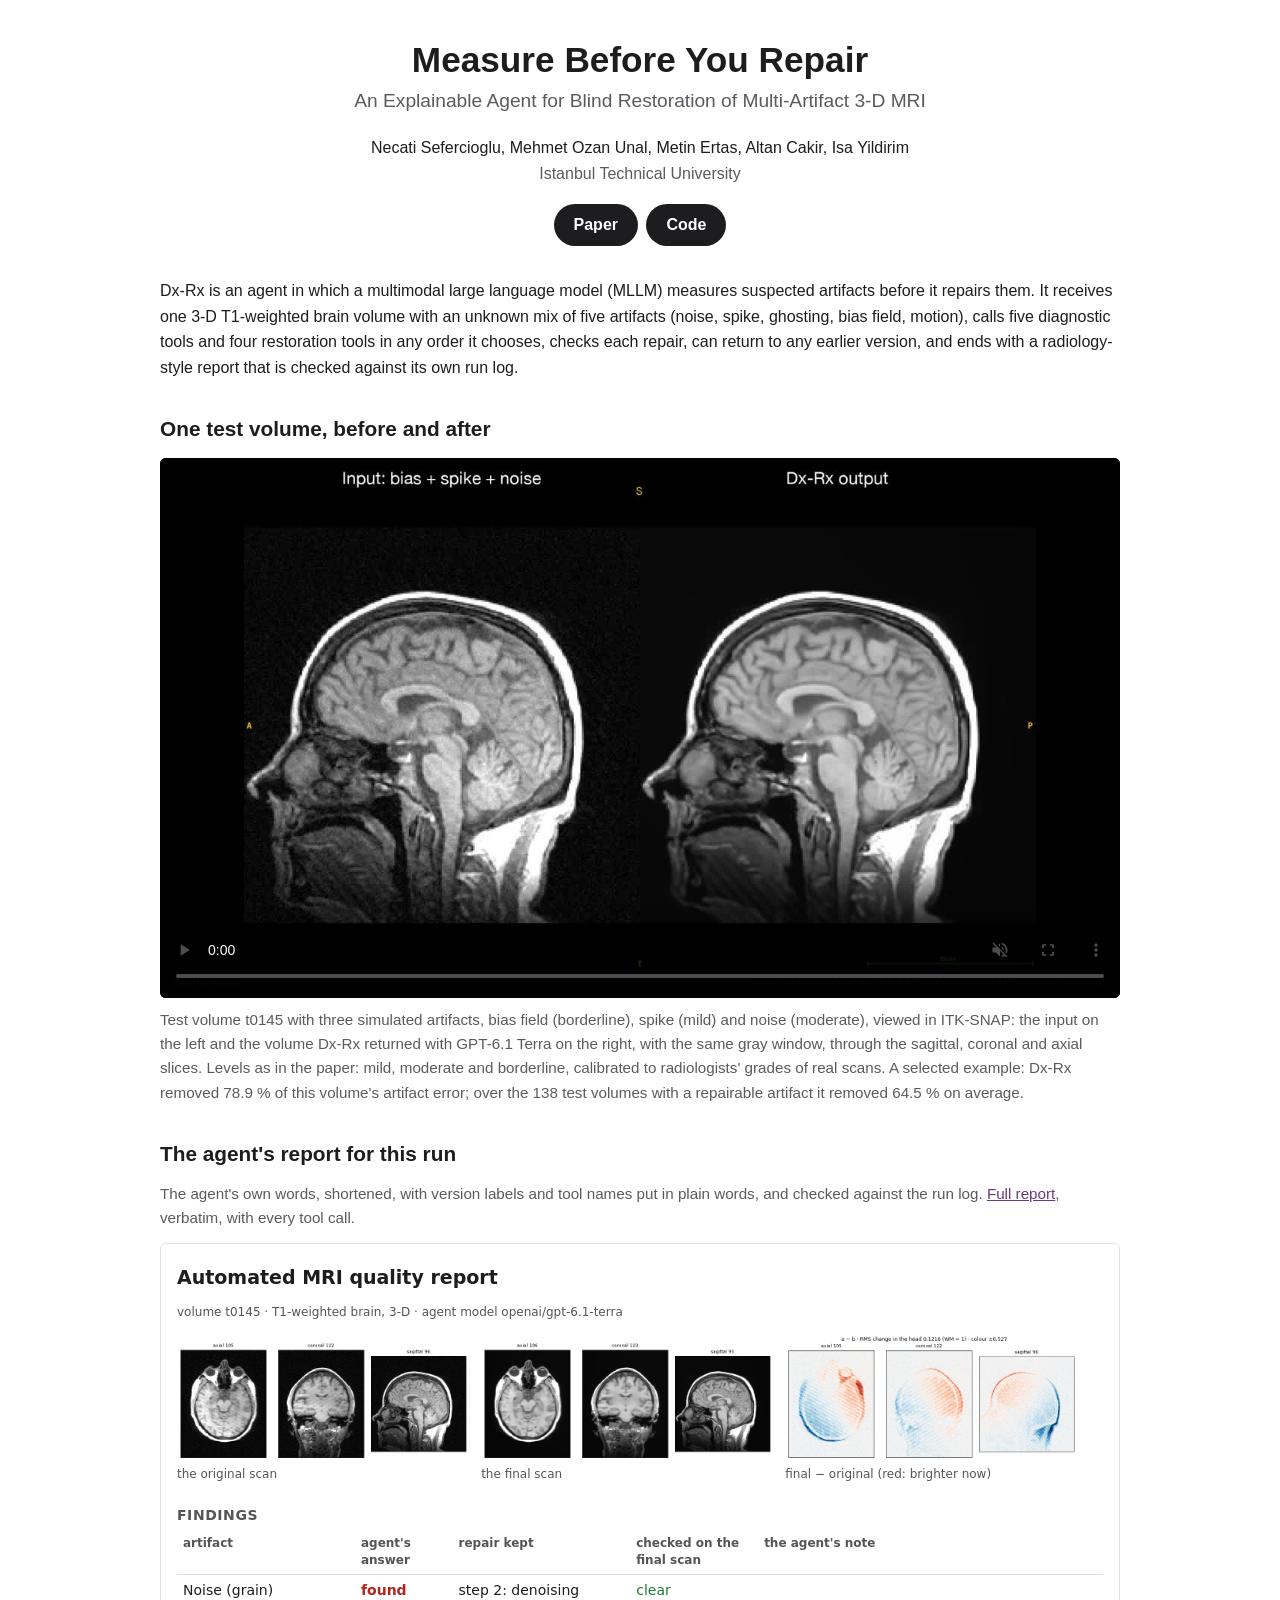
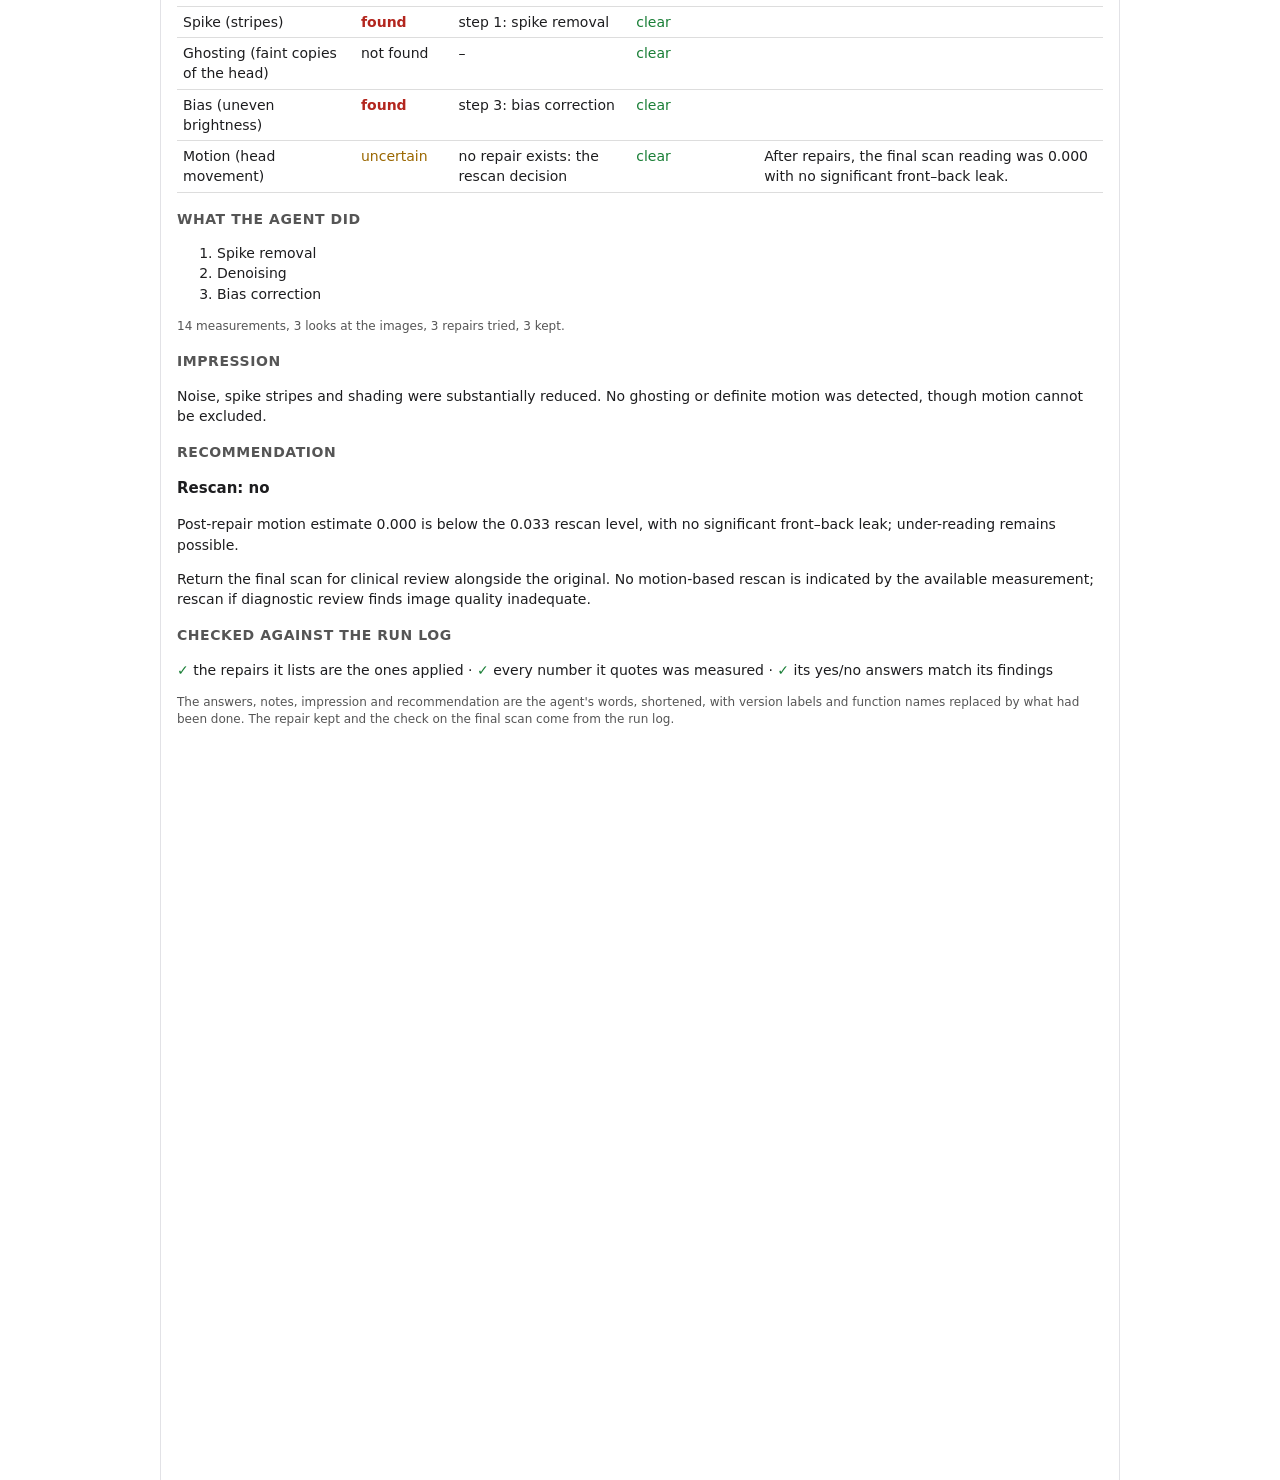
<file: index.html>
<!doctype html>
<html lang="en">
<head>
<meta charset="utf-8">
<meta name="viewport" content="width=device-width, initial-scale=1">
<title>Measure Before You Repair</title>
<meta name="description" content="Dx-Rx: an MLLM agent that measures before it repairs, for blind restoration of multi-artifact 3-D brain MRI.">
<link rel="stylesheet" href="style.css">
</head>
<body>
<main>
  <header>
    <h1>Measure Before You Repair</h1>
    <p class="sub">An Explainable Agent for Blind Restoration of Multi-Artifact 3-D MRI</p>
    <p class="authors">Necati Sefercioglu, Mehmet Ozan Unal, Metin Ertas, Altan Cakir, Isa Yildirim</p>
    <p class="aff">Istanbul Technical University</p>
    <nav><a class="btn" href="https://arxiv.org/abs/2611.03996">Paper</a>
      <a class="btn" href="https://github.com/itu-biai/measure-before-you-repair">Code</a></nav>
  </header>

  <section>
    <p>Dx-Rx is an agent in which a multimodal large language model (MLLM) measures suspected artifacts before it
    repairs them. It receives one 3-D T1-weighted brain volume with an unknown mix of five artifacts (noise, spike,
    ghosting, bias field, motion), calls five diagnostic tools and four restoration tools in any order it chooses,
    checks each repair, can return to any earlier version, and ends with a radiology-style report that is checked
    against its own run log.</p>
  </section>

  <section>
    <h2>One test volume, before and after</h2>
    <video controls muted playsinline preload="metadata" poster="assets/poster.jpg">
      <source src="assets/dxrx_t0145_itksnap.mp4" type="video/mp4">
    </video>
    <p class="cap">Test volume t0145 with three simulated artifacts, bias field (borderline), spike (mild) and noise (moderate), viewed in ITK-SNAP:
    the input on the left and the volume Dx-Rx returned with GPT-6.1 Terra on the right, with the same gray window,
    through the sagittal, coronal and axial slices. Levels as in the paper: mild, moderate and borderline, calibrated to radiologists' grades of real scans. A selected example: Dx-Rx removed 78.9&nbsp;% of this volume's
    artifact error; over the 138 test volumes with a repairable artifact it removed 64.5&nbsp;% on average.</p>
  </section>

  <section>
    <h2>The agent's report for this run</h2>
    <p class="cap">The agent's own words, shortened, with version labels and tool names put in plain words, and
    checked against the run log. <a href="assets/report/report.html">Full report</a>, verbatim, with every tool
    call.</p>
    <iframe id="card" src="assets/report/card.html" title="The agent's report for test volume t0145"></iframe>
  </section>

  <section>
    <h2>Citation</h2>
<pre><code>@misc{sefercioglu2026measurerepairexplainableagent,
      title={Measure Before You Repair: An Explainable Agent for Blind Restoration of Multi-Artifact 3-D MRI},
      author={Necati Sefercioglu and Mehmet Ozan Unal and Metin Ertas and Altan Cakir and Isa Yildirim},
      year={2026},
      eprint={2611.03996},
      archivePrefix={arXiv},
      primaryClass={eess.IV},
      url={https://arxiv.org/abs/2611.03996},
}</code></pre>
  </section>

  <footer>
    <p>Scan from the <a href="https://brain-development.org/ixi-dataset/">IXI dataset</a> (CC BY-SA 3.0). The video
    and pictures on this page are shared under CC BY-SA 3.0. Code under the MIT License.</p>
  </footer>
</main>
<script>
  // Fit the report card's frame to its content (same origin).
  const f = document.getElementById("card");
  const fit = () => { try { f.style.height = f.contentDocument.documentElement.scrollHeight + "px"; } catch (e) {} };
  f.addEventListener("load", fit);
  window.addEventListener("resize", fit);
</script>
</body>
</html>
</file>
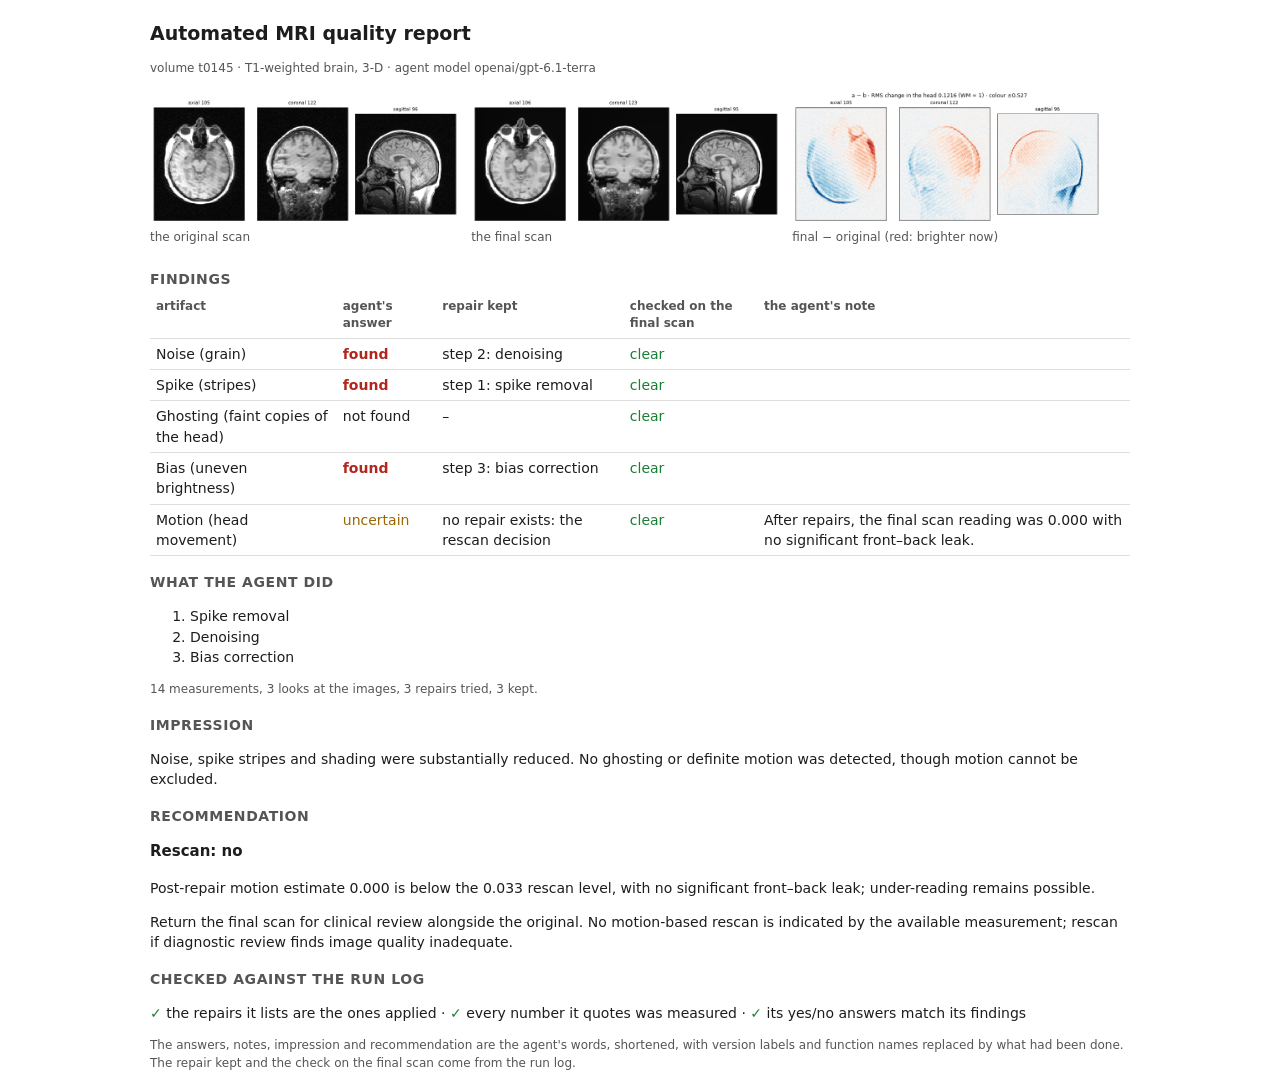
<file: assets/report/card.html>
<!doctype html><meta charset='utf-8'><meta name='viewport' content='width=device-width, initial-scale=1'><title>Scan Report Card</title><style>body{font:14px/1.45 system-ui,sans-serif;max-width:980px;margin:20px auto;padding:0 16px;color:#1d1d1f;background:#fff}h1{font-size:19px;margin:0 0 2px}h2{font-size:14px;margin:16px 0 4px;text-transform:uppercase;letter-spacing:.04em;color:#555}table{border-collapse:collapse;width:100%}td,th{border-bottom:1px solid #ddd;padding:5px 6px;text-align:left;vertical-align:top}th{font-size:12px;color:#555}figure{display:inline-block;margin:0 8px 6px 0;width:31.5%}figure img{width:100%}figcaption,.m{font-size:12px;color:#555}.found{color:#b3261e;font-weight:600}.clear{color:#1a7f37}.warn{color:#9a6700}.ok{color:#1a7f37}.no{color:#c4320a}.rescan{font-size:15px;font-weight:600}</style><h1>Automated MRI quality report</h1><p class='m'>volume t0145 · T1-weighted brain, 3-D · agent model openai/gpt-6.1-terra</p>
<figure><img src='pictures/v0_look.png' alt='the original scan'><figcaption>the original scan</figcaption></figure>
<figure><img src='pictures/returned_look.png' alt='the final scan'><figcaption>the final scan</figcaption></figure>
<figure><img src='pictures/returned_vs_v0.png' alt='final − original (red: brighter now)'><figcaption>final − original (red: brighter now)</figcaption></figure>
<h2>Findings</h2><table><tr><th>artifact</th><th>agent's answer</th><th>repair kept</th><th>checked on the final scan</th><th>the agent's note</th></tr><tr><td>Noise (grain)</td><td class='found'>found</td><td>step 2: denoising</td><td class='clear'>clear</td><td></td></tr><tr><td>Spike (stripes)</td><td class='found'>found</td><td>step 1: spike removal</td><td class='clear'>clear</td><td></td></tr><tr><td>Ghosting (faint copies of the head)</td><td class=''>not found</td><td>–</td><td class='clear'>clear</td><td></td></tr><tr><td>Bias (uneven brightness)</td><td class='found'>found</td><td>step 3: bias correction</td><td class='clear'>clear</td><td></td></tr><tr><td>Motion (head movement)</td><td class='warn'>uncertain</td><td>no repair exists: the rescan decision</td><td class='clear'>clear</td><td>After repairs, the final scan reading was 0.000 with no significant front–back leak.</td></tr></table>
<h2>What the agent did</h2><ol><li>Spike removal</li><li>Denoising</li><li>Bias correction</li></ol><p class='m'>14 measurements, 3 looks at the images, 3 repairs tried, 3 kept.</p>
<h2>Impression</h2><p>Noise, spike stripes and shading were substantially reduced. No ghosting or definite motion was detected, though motion cannot be excluded.</p>
<h2>Recommendation</h2><p class='rescan'>Rescan: no</p><p>Post-repair motion estimate 0.000 is below the 0.033 rescan level, with no significant front–back leak; under-reading remains possible.</p><p>Return the final scan for clinical review alongside the original. No motion-based rescan is indicated by the available measurement; rescan if diagnostic review finds image quality inadequate.</p>
<h2>Checked against the run log</h2><p><span class='ok'>✓</span> the repairs it lists are the ones applied · <span class='ok'>✓</span> every number it quotes was measured · <span class='ok'>✓</span> its yes/no answers match its findings</p><p class='m'>The answers, notes, impression and recommendation are the agent's words, shortened, with version labels and function names replaced by what had been done. The repair kept and the check on the final scan come from the run log.</p>
</file>
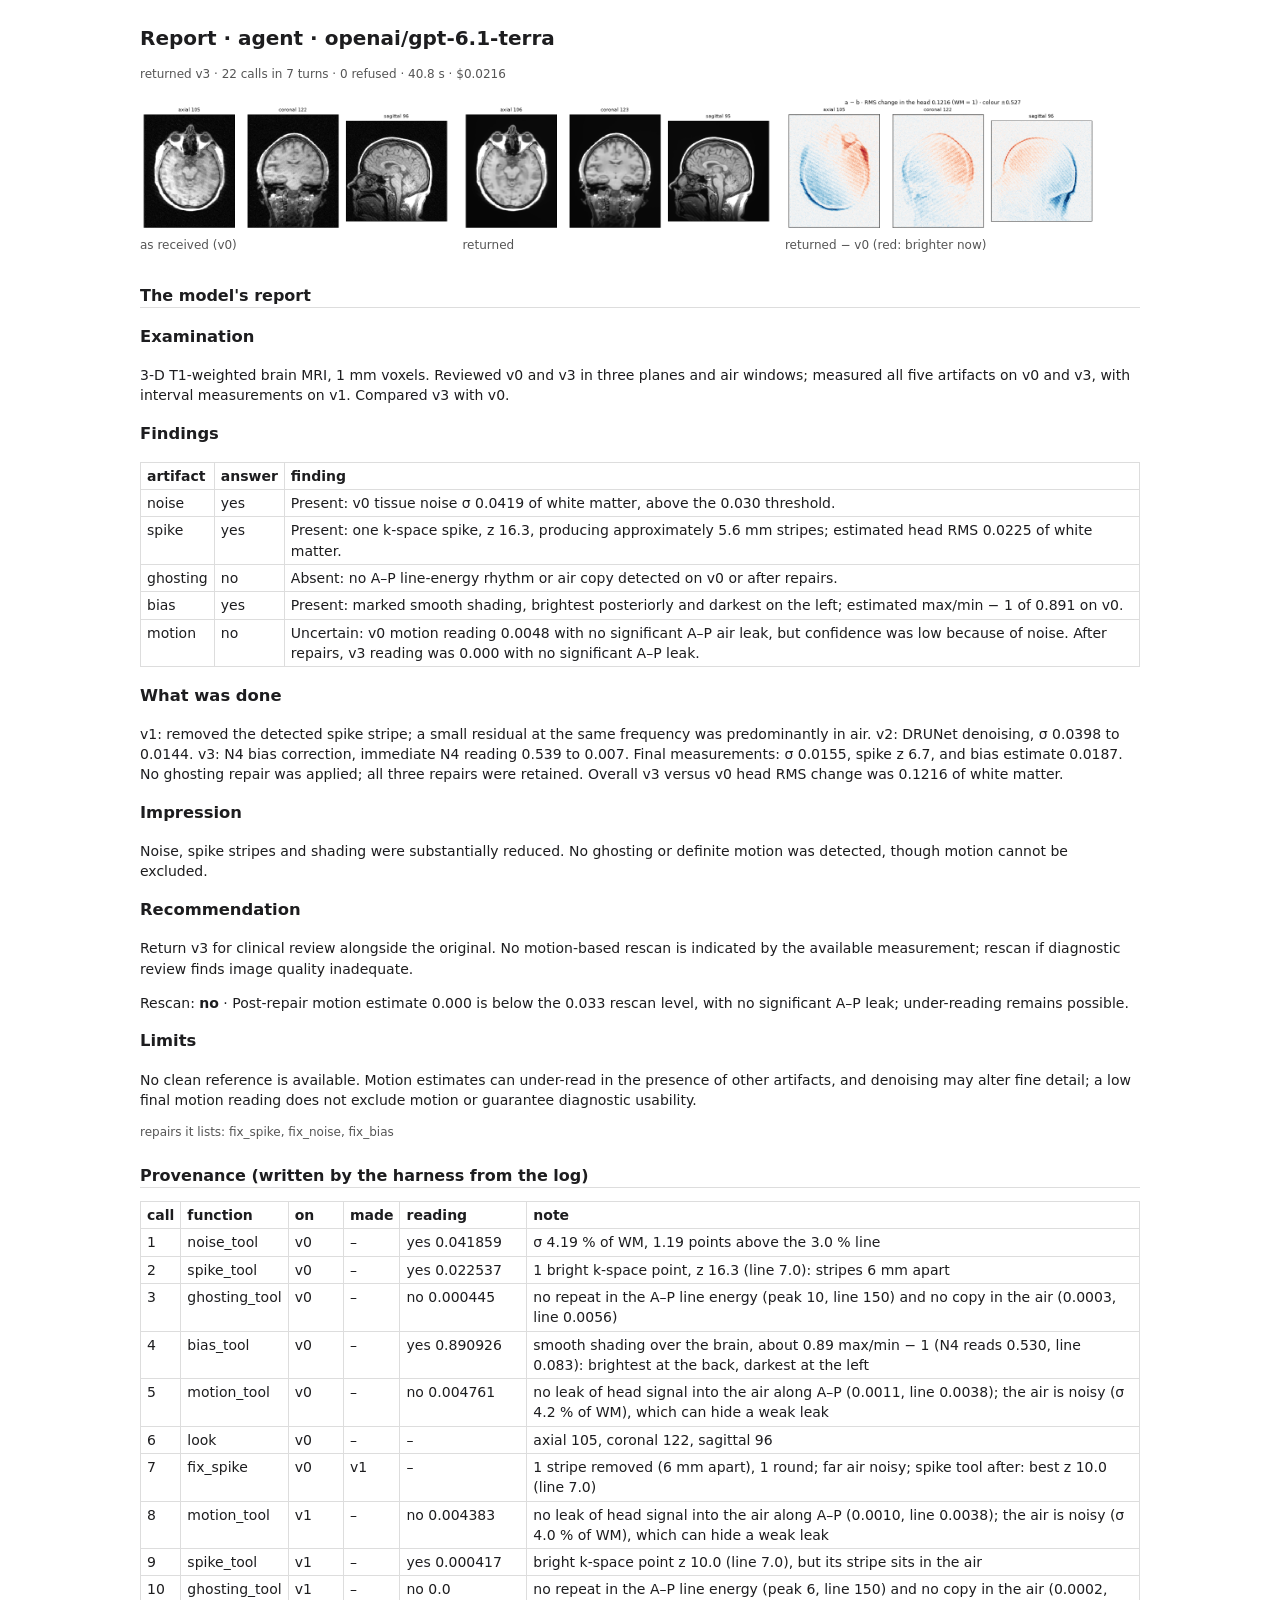
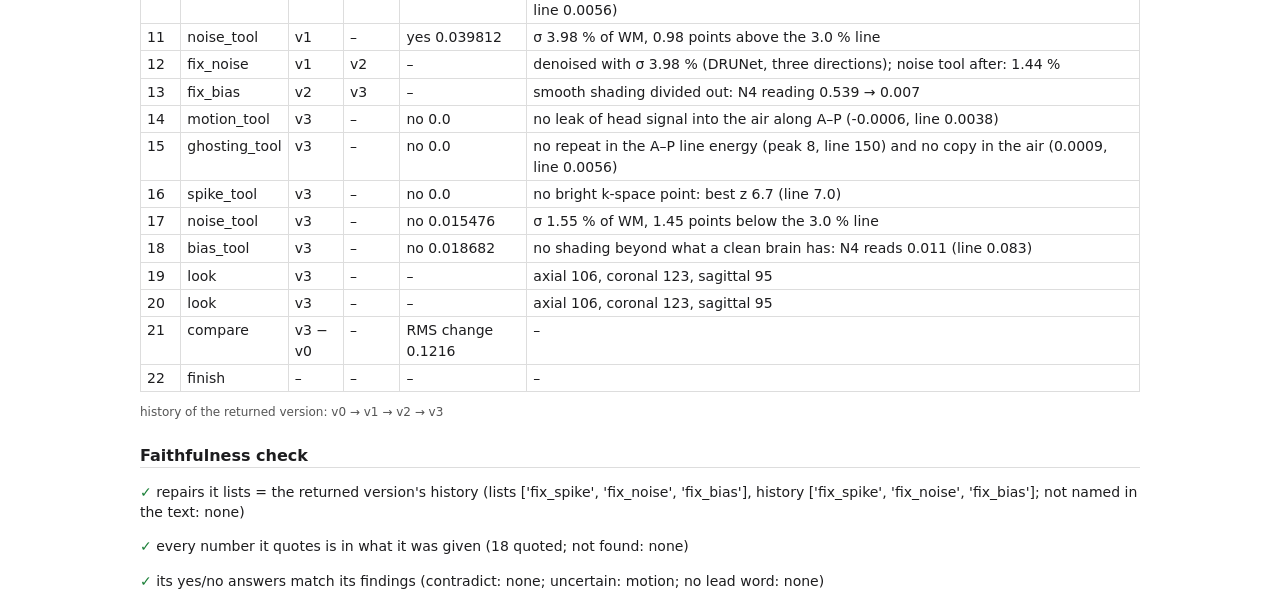
<file: assets/report/report.html>
<!doctype html><meta charset='utf-8'><title>Report · agent</title><style>body{font:14px/1.45 system-ui,sans-serif;max-width:1000px;margin:24px auto;padding:0 16px;color:#1d1d1f;background:#fff}h1{font-size:20px}h2{font-size:16px;margin-top:22px;border-bottom:1px solid #ddd}table{border-collapse:collapse;width:100%}td,th{border:1px solid #ddd;padding:3px 6px;text-align:left;vertical-align:top}figure{display:inline-block;margin:0 8px 8px 0;width:31%}figure img{width:100%}figcaption{font-size:12px;color:#555}.ok{color:#1a7f37}.no{color:#c4320a}.m{color:#555;font-size:12px}</style><h1>Report · agent · openai/gpt-6.1-terra</h1>
<p class='m'>returned v3 · 22 calls in 7 turns · 0 refused · 40.8 s · $0.0216</p>
<figure><img src='pictures/v0_look.png' alt='as received (v0)'><figcaption>as received (v0)</figcaption></figure>
<figure><img src='pictures/returned_look.png' alt='returned'><figcaption>returned</figcaption></figure>
<figure><img src='pictures/returned_vs_v0.png' alt='returned − v0 (red: brighter now)'><figcaption>returned − v0 (red: brighter now)</figcaption></figure>
<h2>The model's report</h2>
<h3>Examination</h3><p>3-D T1-weighted brain MRI, 1 mm voxels. Reviewed v0 and v3 in three planes and air windows; measured all five artifacts on v0 and v3, with interval measurements on v1. Compared v3 with v0.</p>
<h3>Findings</h3><table><tr><th>artifact</th><th>answer</th><th>finding</th></tr><tr><td>noise</td><td>yes</td><td>Present: v0 tissue noise σ 0.0419 of white matter, above the 0.030 threshold.</td></tr><tr><td>spike</td><td>yes</td><td>Present: one k-space spike, z 16.3, producing approximately 5.6 mm stripes; estimated head RMS 0.0225 of white matter.</td></tr><tr><td>ghosting</td><td>no</td><td>Absent: no A–P line-energy rhythm or air copy detected on v0 or after repairs.</td></tr><tr><td>bias</td><td>yes</td><td>Present: marked smooth shading, brightest posteriorly and darkest on the left; estimated max/min − 1 of 0.891 on v0.</td></tr><tr><td>motion</td><td>no</td><td>Uncertain: v0 motion reading 0.0048 with no significant A–P air leak, but confidence was low because of noise. After repairs, v3 reading was 0.000 with no significant A–P leak.</td></tr></table>
<h3>What was done</h3><p>v1: removed the detected spike stripe; a small residual at the same frequency was predominantly in air. v2: DRUNet denoising, σ 0.0398 to 0.0144. v3: N4 bias correction, immediate N4 reading 0.539 to 0.007. Final measurements: σ 0.0155, spike z 6.7, and bias estimate 0.0187. No ghosting repair was applied; all three repairs were retained. Overall v3 versus v0 head RMS change was 0.1216 of white matter.</p>
<h3>Impression</h3><p>Noise, spike stripes and shading were substantially reduced. No ghosting or definite motion was detected, though motion cannot be excluded.</p>
<h3>Recommendation</h3><p>Return v3 for clinical review alongside the original. No motion-based rescan is indicated by the available measurement; rescan if diagnostic review finds image quality inadequate.</p><p>Rescan: <b>no</b> · Post-repair motion estimate 0.000 is below the 0.033 rescan level, with no significant A–P leak; under-reading remains possible.</p>
<h3>Limits</h3><p>No clean reference is available. Motion estimates can under-read in the presence of other artifacts, and denoising may alter fine detail; a low final motion reading does not exclude motion or guarantee diagnostic usability.</p>
<p class='m'>repairs it lists: fix_spike, fix_noise, fix_bias</p>
<h2>Provenance (written by the harness from the log)</h2><table><tr><th>call</th><th>function</th><th>on</th><th>made</th><th>reading</th><th>note</th></tr><tr><td>1</td><td>noise_tool</td><td>v0</td><td>–</td><td>yes 0.041859</td><td>σ 4.19 % of WM, 1.19 points above the 3.0 % line</td></tr><tr><td>2</td><td>spike_tool</td><td>v0</td><td>–</td><td>yes 0.022537</td><td>1 bright k-space point, z 16.3 (line 7.0): stripes 6 mm apart</td></tr><tr><td>3</td><td>ghosting_tool</td><td>v0</td><td>–</td><td>no 0.000445</td><td>no repeat in the A–P line energy (peak 10, line 150) and no copy in the air (0.0003, line 0.0056)</td></tr><tr><td>4</td><td>bias_tool</td><td>v0</td><td>–</td><td>yes 0.890926</td><td>smooth shading over the brain, about 0.89 max/min − 1 (N4 reads 0.530, line 0.083): brightest at the back, darkest at the left</td></tr><tr><td>5</td><td>motion_tool</td><td>v0</td><td>–</td><td>no 0.004761</td><td>no leak of head signal into the air along A–P (0.0011, line 0.0038); the air is noisy (σ 4.2 % of WM), which can hide a weak leak</td></tr><tr><td>6</td><td>look</td><td>v0</td><td>–</td><td>–</td><td>axial 105, coronal 122, sagittal 96</td></tr><tr><td>7</td><td>fix_spike</td><td>v0</td><td>v1</td><td>–</td><td>1 stripe removed (6 mm apart), 1 round; far air noisy; spike tool after: best z 10.0 (line 7.0)</td></tr><tr><td>8</td><td>motion_tool</td><td>v1</td><td>–</td><td>no 0.004383</td><td>no leak of head signal into the air along A–P (0.0010, line 0.0038); the air is noisy (σ 4.0 % of WM), which can hide a weak leak</td></tr><tr><td>9</td><td>spike_tool</td><td>v1</td><td>–</td><td>yes 0.000417</td><td>bright k-space point z 10.0 (line 7.0), but its stripe sits in the air</td></tr><tr><td>10</td><td>ghosting_tool</td><td>v1</td><td>–</td><td>no 0.0</td><td>no repeat in the A–P line energy (peak 6, line 150) and no copy in the air (0.0002, line 0.0056)</td></tr><tr><td>11</td><td>noise_tool</td><td>v1</td><td>–</td><td>yes 0.039812</td><td>σ 3.98 % of WM, 0.98 points above the 3.0 % line</td></tr><tr><td>12</td><td>fix_noise</td><td>v1</td><td>v2</td><td>–</td><td>denoised with σ 3.98 % (DRUNet, three directions); noise tool after: 1.44 %</td></tr><tr><td>13</td><td>fix_bias</td><td>v2</td><td>v3</td><td>–</td><td>smooth shading divided out: N4 reading 0.539 → 0.007</td></tr><tr><td>14</td><td>motion_tool</td><td>v3</td><td>–</td><td>no 0.0</td><td>no leak of head signal into the air along A–P (-0.0006, line 0.0038)</td></tr><tr><td>15</td><td>ghosting_tool</td><td>v3</td><td>–</td><td>no 0.0</td><td>no repeat in the A–P line energy (peak 8, line 150) and no copy in the air (0.0009, line 0.0056)</td></tr><tr><td>16</td><td>spike_tool</td><td>v3</td><td>–</td><td>no 0.0</td><td>no bright k-space point: best z 6.7 (line 7.0)</td></tr><tr><td>17</td><td>noise_tool</td><td>v3</td><td>–</td><td>no 0.015476</td><td>σ 1.55 % of WM, 1.45 points below the 3.0 % line</td></tr><tr><td>18</td><td>bias_tool</td><td>v3</td><td>–</td><td>no 0.018682</td><td>no shading beyond what a clean brain has: N4 reads 0.011 (line 0.083)</td></tr><tr><td>19</td><td>look</td><td>v3</td><td>–</td><td>–</td><td>axial 106, coronal 123, sagittal 95</td></tr><tr><td>20</td><td>look</td><td>v3</td><td>–</td><td>–</td><td>axial 106, coronal 123, sagittal 95</td></tr><tr><td>21</td><td>compare</td><td>v3 − v0</td><td>–</td><td>RMS change 0.1216</td><td>–</td></tr><tr><td>22</td><td>finish</td><td>–</td><td>–</td><td>–</td><td>–</td></tr></table><p class='m'>history of the returned version: v0 → v1 → v2 → v3</p>
<h2>Faithfulness check</h2>
<p><span class='ok'>✓</span> repairs it lists = the returned version's history (lists [&#x27;fix_spike&#x27;, &#x27;fix_noise&#x27;, &#x27;fix_bias&#x27;], history [&#x27;fix_spike&#x27;, &#x27;fix_noise&#x27;, &#x27;fix_bias&#x27;]; not named in the text: none)</p><p><span class='ok'>✓</span> every number it quotes is in what it was given (18 quoted; not found: none)</p><p><span class='ok'>✓</span> its yes/no answers match its findings (contradict: none; uncertain: motion; no lead word: none)</p>
</file>
<file: style.css>
:root { --fg: #1d1d1f; --muted: #5a5a60; --rule: #e2e2e6; --accent: #6b3a7a; --bg: #ffffff; }
* { box-sizing: border-box; }
body { margin: 0; background: var(--bg); color: var(--fg);
  font: 16px/1.6 -apple-system, BlinkMacSystemFont, "Segoe UI", Helvetica, Arial, sans-serif; }
main { max-width: 1000px; margin: 0 auto; padding: 40px 20px 64px; }
header { text-align: center; margin-bottom: 28px; }
h1 { font-size: 2.2rem; line-height: 1.15; margin: 0 0 6px; }
.sub { font-size: 1.2rem; color: var(--muted); margin: 0 0 18px; }
.authors { margin: 0; }
.aff { margin: 0 0 18px; color: var(--muted); }
.btn { display: inline-block; padding: 8px 20px; border-radius: 999px; background: var(--fg); color: #fff;
  text-decoration: none; font-weight: 600; }
.btn:hover, .btn:focus-visible { background: var(--accent); }
nav .btn + .btn { margin-left: 4px; }
pre { margin: 0; padding: 14px 16px; overflow-x: auto; background: #f6f6f8; border: 1px solid var(--rule);
  border-radius: 6px; font: 0.85rem/1.5 ui-monospace, SFMono-Regular, Menlo, Consolas, monospace; }
section { margin: 32px 0; }
h2 { font-size: 1.3rem; margin: 0 0 12px; }
p { margin: 0 0 12px; }
video { display: block; width: 100%; height: auto; background: #000; border-radius: 6px; }
.cap { color: var(--muted); font-size: 0.95rem; margin-top: 10px; }
a { color: var(--accent); }
iframe { display: block; width: 100%; height: 1400px; border: 1px solid var(--rule); border-radius: 6px; background: #fff; }
footer { border-top: 1px solid var(--rule); padding-top: 16px; color: var(--muted); font-size: 0.9rem; }
@media (max-width: 600px) { h1 { font-size: 1.7rem; } .sub { font-size: 1.05rem; } }
</file>
